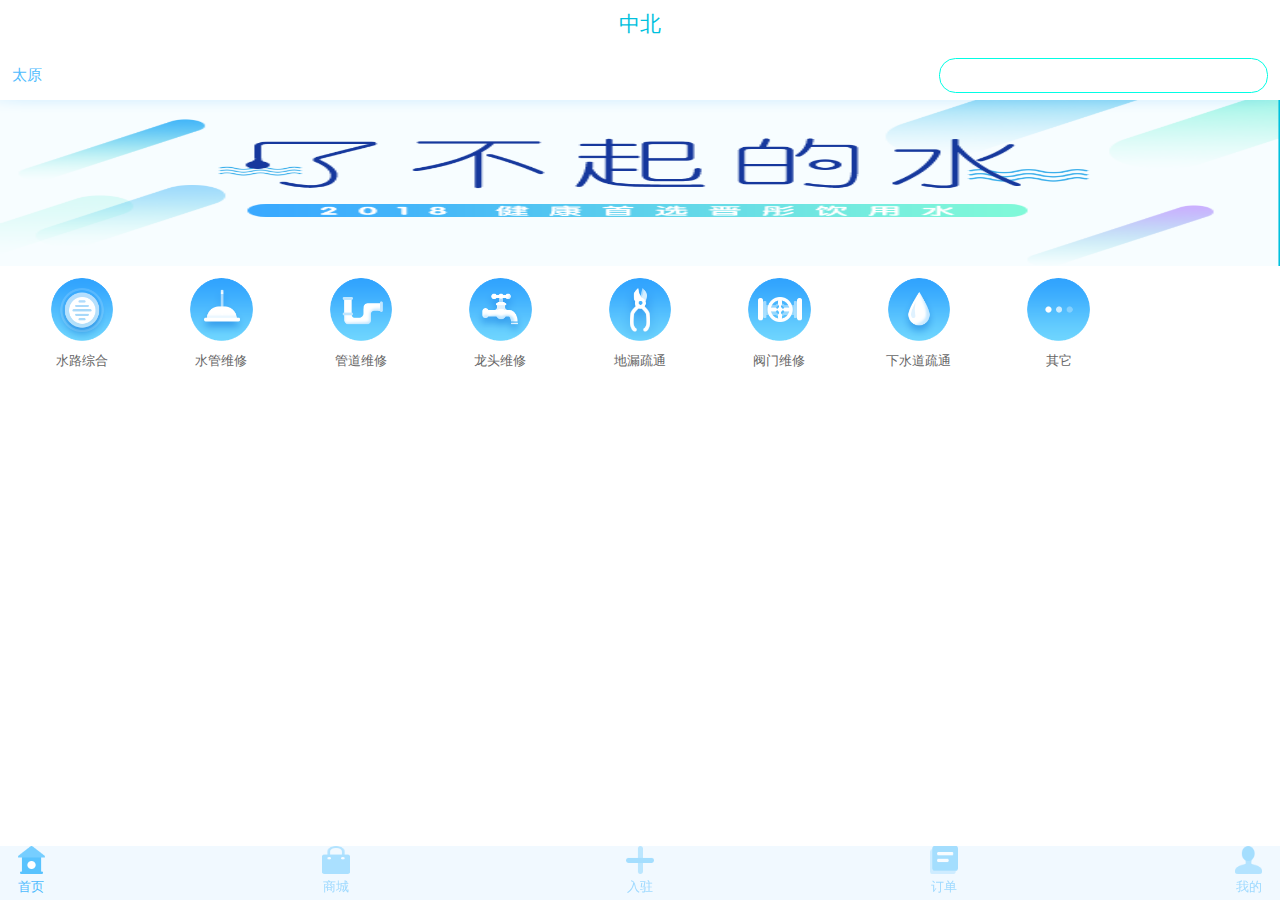
<file: index.html>
<!DOCTYPE html>
<html lang="en">
<head>
    <title>首页</title>
    <meta charset="UTF-8">
    <meta name="viewport"
          content="width=device-width, user-scalable=no, initial-scale=1.0, maximum-scale=1.0, minimum-scale=1.0">
    <meta http-equiv="X-UA-Compatible" content="ie=edge">
    <meta name="format-detection" content="telephone=no, email=no" />

</head>
<link rel="stylesheet" href="css/index.css">
<link rel="stylesheet" href="//at.alicdn.com/t/font_1194306_k7cjjvzepv8.css">
<body>
    <div class="header">
        中北
    </div>
<div class="search">
    <a href="" class="address"><span>太原</span></a>
    <a href="" class="iconfont icon-xiangxia"></a>
    <a href="" class="edit" type=""></a>
</div>
<div class="banner">
    <a href=""><img src="./waterimg/banner.png" alt=""></a>
</div>
<ul class="catagory">
    <li><a href="list.html"><img src="./waterimg/l1.png" alt=""><p>水路综合</p></a></li>
    <li><a href=""><img src="./waterimg/l2.png" alt=""><p>水管维修</p></a></li>
    <li><a href=""><img src="./waterimg/l3.png" alt=""><p>管道维修</p></a></li>
    <li><a href=""><img src="./waterimg/l4.png" alt=""><p>龙头维修</p></a></li>
    <li><a href=""><img src="./waterimg/l5.png" alt=""><p>地漏疏通</p></a></li>
    <li><a href=""><img src="./waterimg/l6.png" alt=""><p>阀门维修</p></a></li>
    <li><a href=""><img src="./waterimg/l7.png" alt=""><p>下水道疏通</p></a></li>
    <li><a href="service.html"><img src="./waterimg/l8.png" alt=""><p>其它</p></a></li>
    <li></li>
</ul>
<footer>
    <a href="" class="hot">
        <img src="./waterimg/sy.png" alt="">
        首页
    </a>
    <a href="service.html">
        <img src="./waterimg/store.png" alt="">
        商城
    </a>
    <a href="">
        <img src="./waterimg/rz.png" alt="">
        入驻
    </a>
    <a href="">
        <img src="./waterimg/order.png" alt="">
        订单
    </a>
    <a href="">
        <img src="./waterimg/personal.png" alt="">
        我的
    </a>
</footer>
</body>
</html>
</file>
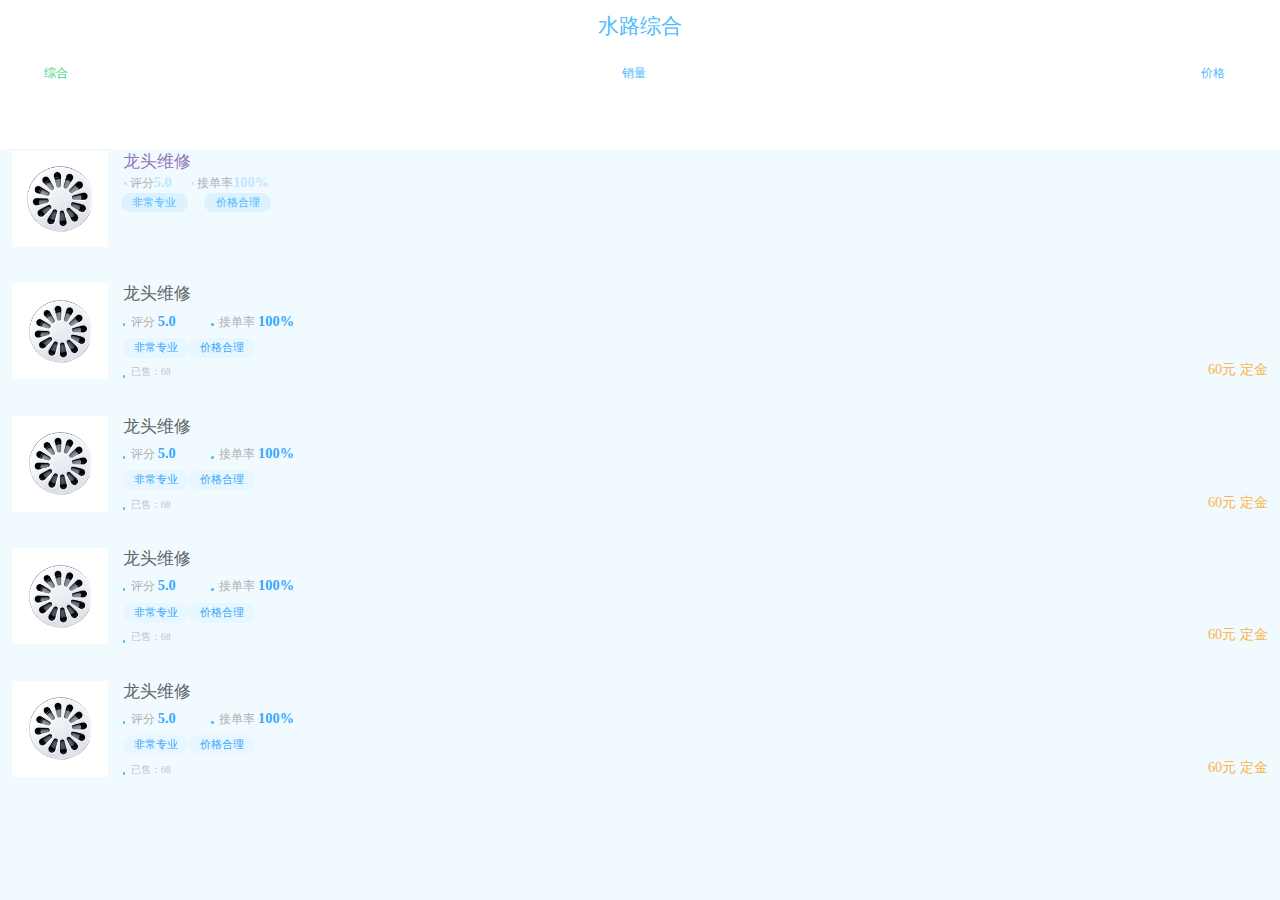
<file: list.html>
<!doctype html>
<html lang="en">
<head>
    <meta charset="UTF-8">
    <meta name="viewport"
          content="width=device-width, user-scalable=no, initial-scale=1.0, maximum-scale=1.0, minimum-scale=1.0">
    <meta http-equiv="X-UA-Compatible" content="ie=edge">
    <link rel="stylesheet" href="./css/base.css">
    <link rel="stylesheet" href="./css/list.css">
    <link rel="stylesheet" href="//at.alicdn.com/t/font_1194306_k7cjjvzepv8.css">
    <title>列表</title>
</head>
<body>
<header>
    <a href="" class="iconfont icon-xiangzuo"></a>
    <span>水路综合</span>
    <a href=""></a>
</header>
<ul class="order">
    <li class="hot">
        综合 <i class="iconfont icon-xiangxia"></i>
    </li>
    <li>
        销量 <i class="iconfont icon-xiangxia"></i>
    </li>
    <li>
        价格<i class="iconfont icon-xiangxia"></i>
    </li>
</ul>

<section class="list">
    <ul class="scroll">
        <li class="listItem">
            <div class="tu">
                <a href="">
                    <img src="./waterimg/图层21.png" alt="">
                </a>
            </div>
            <div class="word">
                <a href="">
                    <p>龙头维修</p>
                    <span>评分<b>5.0</b></span>
                    <span>接单率<b>100%</b></span>

                </a>
                <ol>
                    <li>非常专业</li>
                    <li>价格合理</li>
                </ol>
            </div>
        </li>
        <li class="listItem">
            <a href="">
                <div class="thumb">
                    <img src="./waterimg/图层21.png" alt="">
                </div>
                <div class="info">
                    <p>龙头维修</p>
                    <div class="score">
                        <span>评分 <b>5.0</b></span>
                        <span>接单率 <b>100%</b></span>
                    </div>
                    <div class="tag">
                        <span>非常专业</span>
                        <span>价格合理</span>
                    </div>
                    <div class="total">
                        <span>已售：68</span>
                    </div>
                    <div class="price">60元 定金</div>
                </div>
            </a>
        </li>
        <li class="listItem">
            <a href="">
                <div class="thumb">
                    <img src="./waterimg/图层21.png" alt="">
                </div>
                <div class="info">
                    <p>龙头维修</p>
                    <div class="score">
                        <span>评分 <b>5.0</b></span>
                        <span>接单率 <b>100%</b></span>
                    </div>
                    <div class="tag">
                        <span>非常专业</span>
                        <span>价格合理</span>
                    </div>
                    <div class="total">
                        <span>已售：68</span>
                    </div>
                    <div class="price">60元 定金</div>
                </div>
            </a>
        </li>
        <li class="listItem">
            <a href="">
                <div class="thumb">
                    <img src="./waterimg/图层21.png" alt="">
                </div>
                <div class="info">
                    <p>龙头维修</p>
                    <div class="score">
                        <span>评分 <b>5.0</b></span>
                        <span>接单率 <b>100%</b></span>
                    </div>
                    <div class="tag">
                        <span>非常专业</span>
                        <span>价格合理</span>
                    </div>
                    <div class="total">
                        <span>已售：68</span>
                    </div>
                    <div class="price">60元 定金</div>
                </div>
            </a>
        </li>
        <li class="listItem">
            <a href="">
                <div class="thumb">
                    <img src="./waterimg/图层21.png" alt="">
                </div>
                <div class="info">
                    <p>龙头维修</p>
                    <div class="score">
                        <span>评分 <b>5.0</b></span>
                        <span>接单率 <b>100%</b></span>
                    </div>
                    <div class="tag">
                        <span>非常专业</span>
                        <span>价格合理</span>
                    </div>
                    <div class="total">
                        <span>已售：68</span>
                    </div>
                    <div class="price">60元 定金</div>
                </div>
            </a>
        </li>

    </ul>
</section>
</body>
</html>
</file>
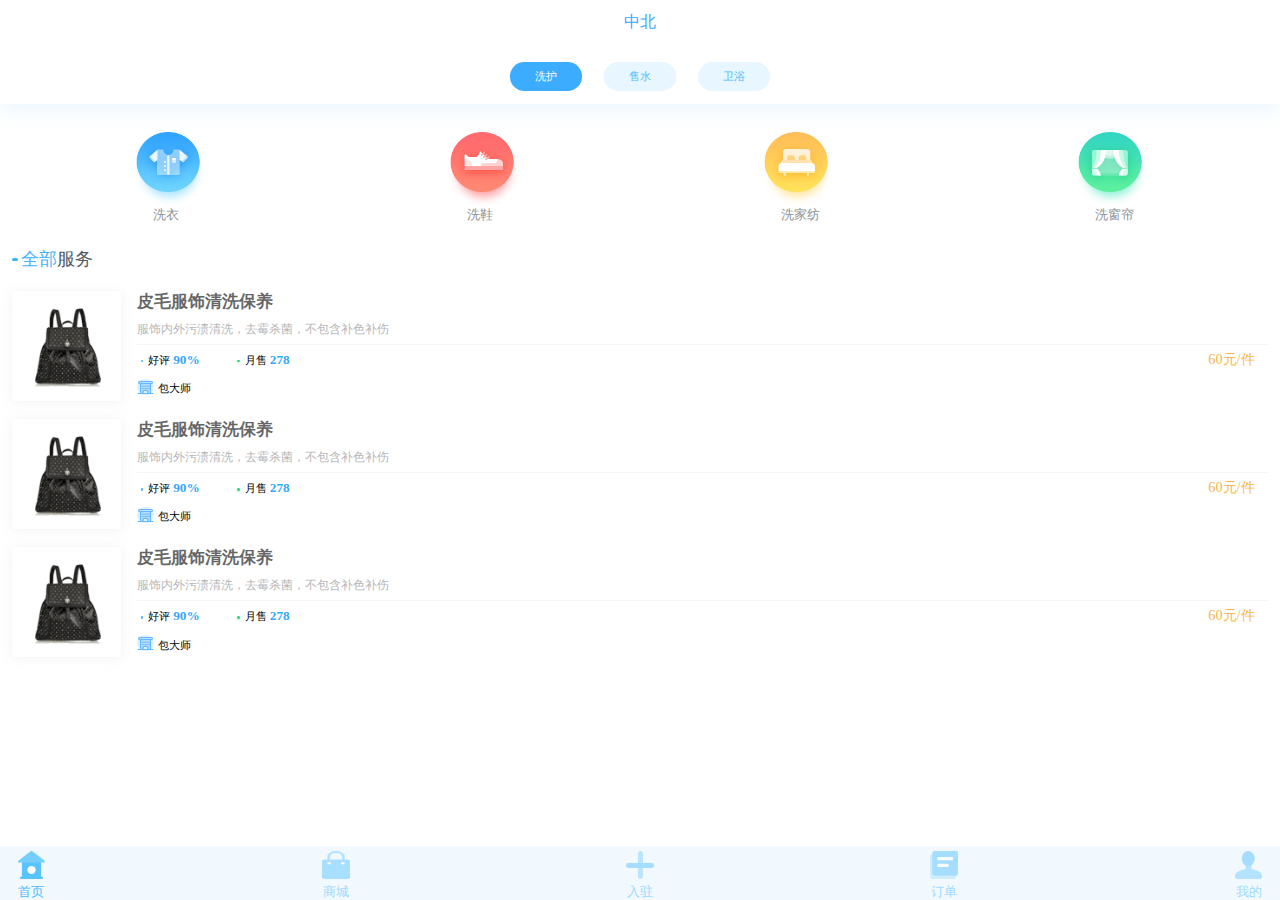
<file: service.html>
<!doctype html>
<html lang="en">
<head>
    <meta charset="UTF-8">
    <meta name="viewport"
          content="width=device-width, user-scalable=no, initial-scale=1.0, maximum-scale=1.0, minimum-scale=1.0">
    <meta http-equiv="X-UA-Compatible" content="ie=edge">
    <title>Document</title>
    <link rel="stylesheet" href="./css/base.css">
    <link rel="stylesheet" href="./css/service.css">
    <link rel="stylesheet" href="//at.alicdn.com/t/font_1194306_83dzfjwtfwk.css">
</head>
<body>
<div class="shadow">
<div class="header">
    <a href="index.html" class="iconfont icon-xiangzuo"></a>
    <span>中北</span>
    <a href=""></a>
</div>
<div class="select">
    <ul class="type">
        <li>洗护</li>
        <li>售水</li>
        <li>卫浴</li>
    </ul>
</div>
</div>
<div class="main">
    <ul>
        <li>
            <a href="">
                <img src="./waterimg/xiyi.png" alt="">
                <p>洗衣</p>
            </a>
        </li>
        <li>
            <a href="">
                <img src="./waterimg/xixie.png" alt="">
                <p>洗鞋</p>
            </a>
        </li>
        <li>
            <a href="">
                <img src="./waterimg/xijiafang.png" alt="">
                <p>洗家纺</p>
            </a>
        </li>
        <li>
            <a href="">
                <img src="./waterimg/xichuanglian.png" alt="">
                <p>洗窗帘</p>
            </a>
        </li>
    </ul>
</div>
<div class="all">
    <span class="type1">&nbsp;&nbsp;全部</span>
    <span class="type2">服务</span>
</div>
<div class="shop">
    <ul>
        <li class="listItem">
            <div class="thumb">
                <a href="shop.html">
                    <img src="./waterimg/bao.png" alt="">
                </a>
            </div>
            <div class="info">
                <a href="shop.html">
                    <h3>皮毛服饰清洗保养</h3>
                    <p>服饰内外污渍清洗，去霉杀菌，不包含补色补伤</p>
                    <span>好评&nbsp;<b>90%</b></span>
                    <span>月售&nbsp;<b>278</b></span>
                    <div class="price">60元/件</div>
                    <div class="shop">
                        <img src="./waterimg/baodashi.png" alt="">
                        <span>包大师</span>
                    </div>
                </a>
            </div>
        </li>
        <li class="listItem">
            <div class="thumb">
                <a href="">
                    <img src="./waterimg/bao.png" alt="">
                </a>
            </div>
            <div class="info">
                <a href="">
                    <h3>皮毛服饰清洗保养</h3>
                    <p>服饰内外污渍清洗，去霉杀菌，不包含补色补伤</p>
                    <span>好评&nbsp;<b>90%</b></span>
                    <span>月售&nbsp;<b>278</b></span>
                    <div class="price">60元/件</div>
                    <div class="shop">
                        <img src="./waterimg/baodashi.png" alt="">
                        <span>包大师</span>
                    </div>
                </a>
            </div>
        </li>
        <li class="listItem">
            <div class="thumb">
                <a href="">
                    <img src="./waterimg/bao.png" alt="">
                </a>
            </div>
            <div class="info">
                <a href="">
                    <h3>皮毛服饰清洗保养</h3>
                    <p>服饰内外污渍清洗，去霉杀菌，不包含补色补伤</p>
                    <span>好评&nbsp;<b>90%</b></span>
                    <span>月售&nbsp;<b>278</b></span>
                    <div class="price">60元/件</div>
                    <div class="shop">
                        <img src="./waterimg/baodashi.png" alt="">
                        <span>包大师</span>
                    </div>
                </a>
            </div>
        </li>
    </ul>
</div>

<footer>
    <a href="index.html" class="hot">
        <img src="./waterimg/sy.png" alt="">
        首页
    </a>
    <a href="service.html">
        <img src="./waterimg/store.png" alt="">
        商城
    </a>
    <a href="">
        <img src="./waterimg/rz.png" alt="">
        入驻
    </a>
    <a href="">
        <img src="./waterimg/order.png" alt="">
        订单
    </a>
    <a href="">
        <img src="./waterimg/personal.png" alt="">
        我的
    </a>
</footer>
</body>
</html>
</file>
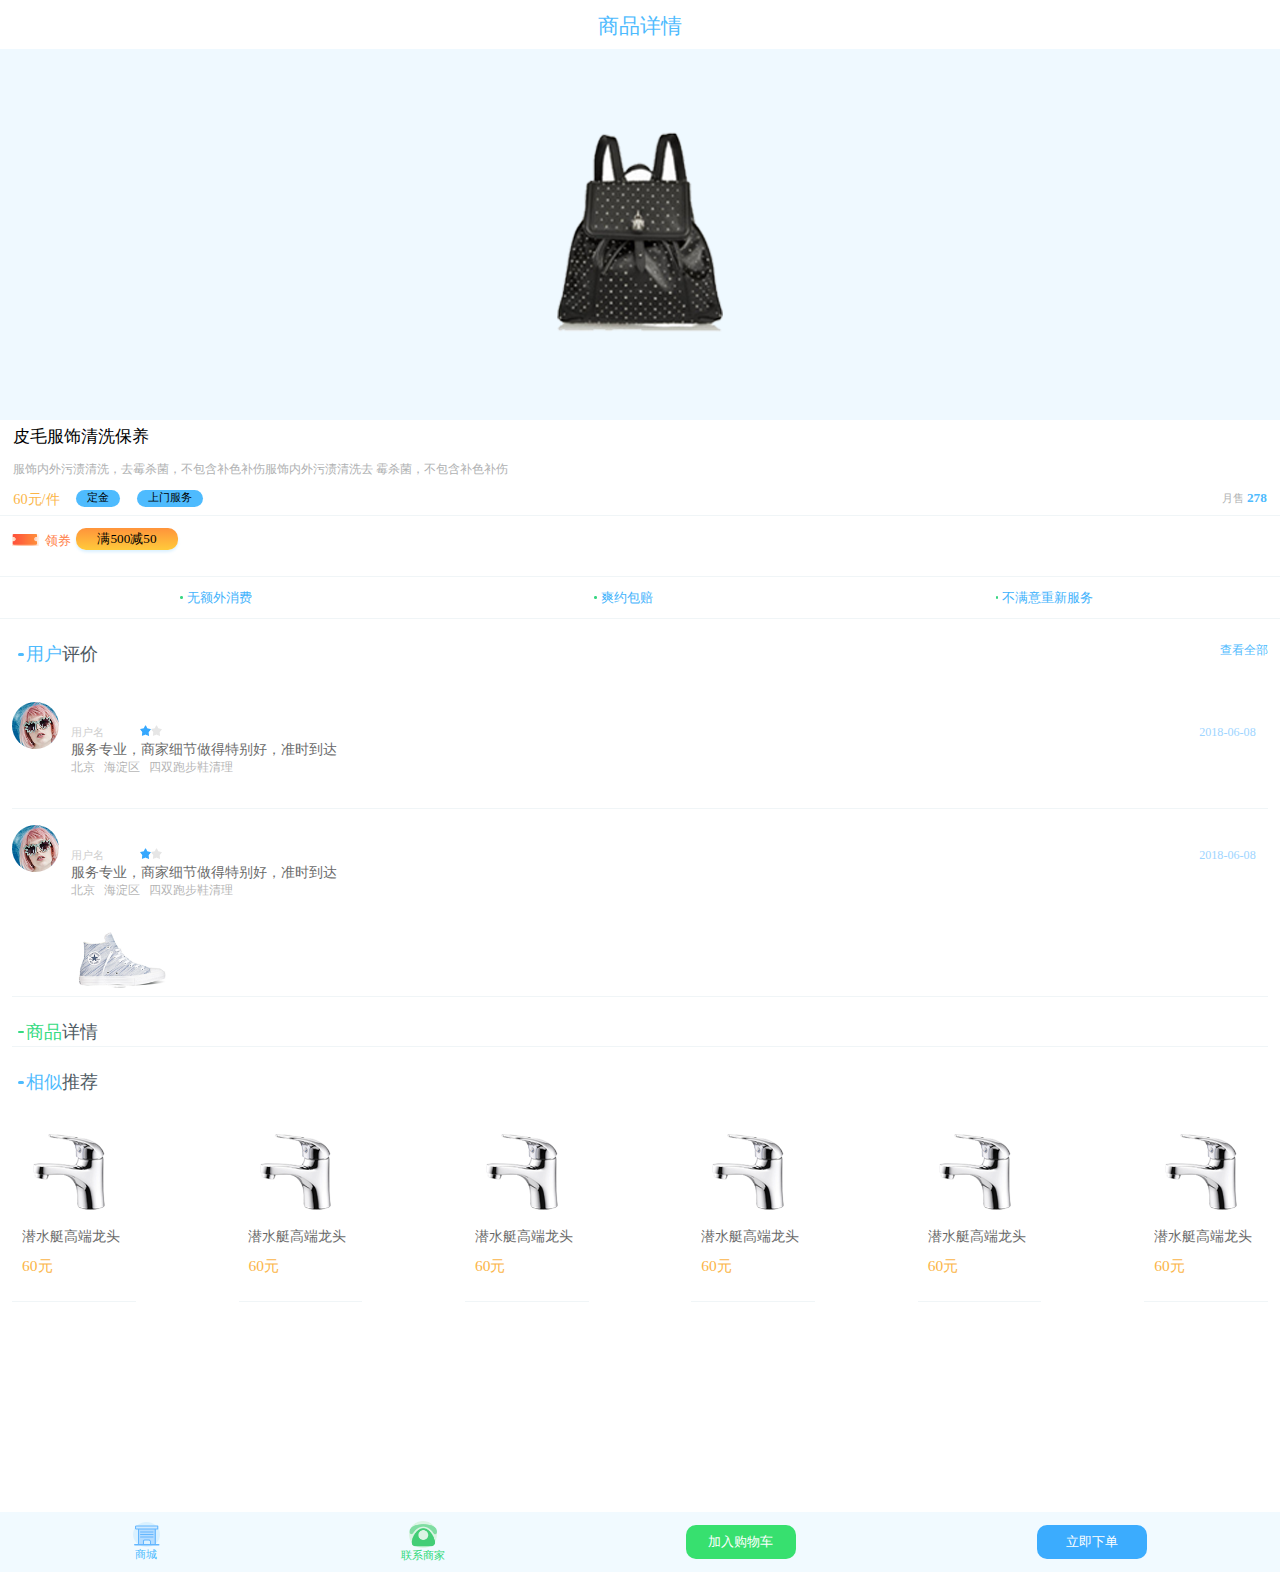
<file: shop.html>
<!doctype html>
<html lang="en">
<head>
    <meta charset="UTF-8">
    <meta name="viewport"
          content="width=device-width, user-scalable=no, initial-scale=1.0, maximum-scale=1.0, minimum-scale=1.0">
    <meta http-equiv="X-UA-Compatible" content="ie=edge">
    <meta name="format-detection" content="telephone=no, email=no"/>
    <title>Document</title>
    <link rel="stylesheet" href="./css/base.css">
    <link rel="stylesheet" href="css/shop.css">
    <link rel="stylesheet" href="//at.alicdn.com/t/font_1194306_k7cjjvzepv8.css">
</head>
<body>
<div class="header">
    <a href="service.html" class="iconfont icon-xiangzuo"></a>
    <span>商品详情</span>
    <a href=""></a>
</div>
<div class="banner">
    <a href="">
        <img src="./waterimg/bao.png" alt="">
    </a>
</div>
<div class="shuoming">
    <span>皮毛服饰清洗保养</span>
    <p>服饰内外污渍清洗，去霉杀菌，不包含补色补伤服饰内外污渍清洗去
        霉杀菌，不包含补色补伤</p>
    <div class="price">
        <div class="dan">60元/件</div>
        <span class="dingjin">定金</span>
        <span fuwu>上门服务</span>
        <div class="num">月售 <b>278</b></div>
    </div>
</div>
<div class="discount">
    <a href=""></a>
    <img src="./waterimg/quan.png" alt="">
    <span class="quan">领券</span>
    <span class="jian">满500减50</span>
    </a>
</div>
<div class="beizhu">
    <span>无额外消费</span>
    <span>爽约包赔</span>
    <span>不满意重新服务</span>
</div>
<div class="evaluate">
    <div class="title">
        <span class="type1">用户</span>
        <span class="type2">评价</span>
        <span class="type3">查看全部</span>
    </div>
    <ul>
        <li>
            <div class="head">
                <img src="./waterimg/head.png" alt="">
            </div>
            <div class="word">
                <div class="top">
                    <span>用户名</span>
                    <span class="star"><img src="./waterimg/star1.png" alt=""><img src="./waterimg/star.png"
                                                                                   alt=""></span>
                    <span class="date">2018-06-08</span>
                </div>
                <div class="mid">
                    <p>服务专业，商家细节做得特别好，准时到达</p>
                </div>
                <div class="address">
                    <p>北京 &nbsp; 海淀区 &nbsp; 四双跑步鞋清理</p>
                </div>
            </div>
        </li>
        <li>
            <div class="head">
                <img src="./waterimg/head.png" alt="">
            </div>
            <div class="word">
                <div class="top">
                    <span>用户名</span>
                    <span class="star"><img src="./waterimg/star1.png" alt=""><img src="./waterimg/star.png"
                                                                                   alt=""></span>
                    <span class="date">2018-06-08</span>
                </div>
                <div class="mid">
                    <p>服务专业，商家细节做得特别好，准时到达</p>
                </div>
                <div class="address">
                    <p>北京 &nbsp; 海淀区 &nbsp; 四双跑步鞋清理</p>
                </div>
                <div class="shoes">
                    <img src="./waterimg/图层3.png" alt="">
                </div>
            </div>
        </li>
    </ul>
    <div class="shop">
        <span class="type1">商品</span>
        <span class="type2">详情</span>
    </div>

    <div class="recommend">
        <div class="titlt">
            <span class="type1">相似</span>
            <span class="type2">推荐</span>
        </div>
        <ul>
            <li>
                <img src="./waterimg/20.png" alt="">
                <p>潜水艇高端龙头</p>
                <span>60元</span>
            </li>
            <li>
                <img src="./waterimg/20.png" alt="">
                <p>潜水艇高端龙头</p>
                <span>60元</span>
            </li>
            <li>
                <img src="./waterimg/20.png" alt="">
                <p>潜水艇高端龙头</p>
                <span>60元</span>
            </li>
            <li>
                <img src="./waterimg/20.png" alt="">
                <p>潜水艇高端龙头</p>
                <span>60元</span>
            </li>
            <li>
                <img src="./waterimg/20.png" alt="">
                <p>潜水艇高端龙头</p>
                <span>60元</span>
            </li>
            <li>
                <img src="./waterimg/20.png" alt="">
                <p>潜水艇高端龙头</p>
                <span>60元</span>
            </li>
        </ul>
    </div>
</div>
<div class="bottom">
    <div class="buy">
        <img src="./waterimg/shangcheng.png" alt="">
        <p>商城</p>
    </div>
    <div class="tel">
        <img src="./waterimg/tel.png" alt="">
        <p>联系商家</p>
    </div>
    <a href="shopping.html">
        <div class="join">
            <span>加入购物车</span>
        </div>
    </a>
    <div class="consume">
        <a href="shopping.html"><span>立即下单</span></a>
    </div>
</div>
</body>
</html>
</file>
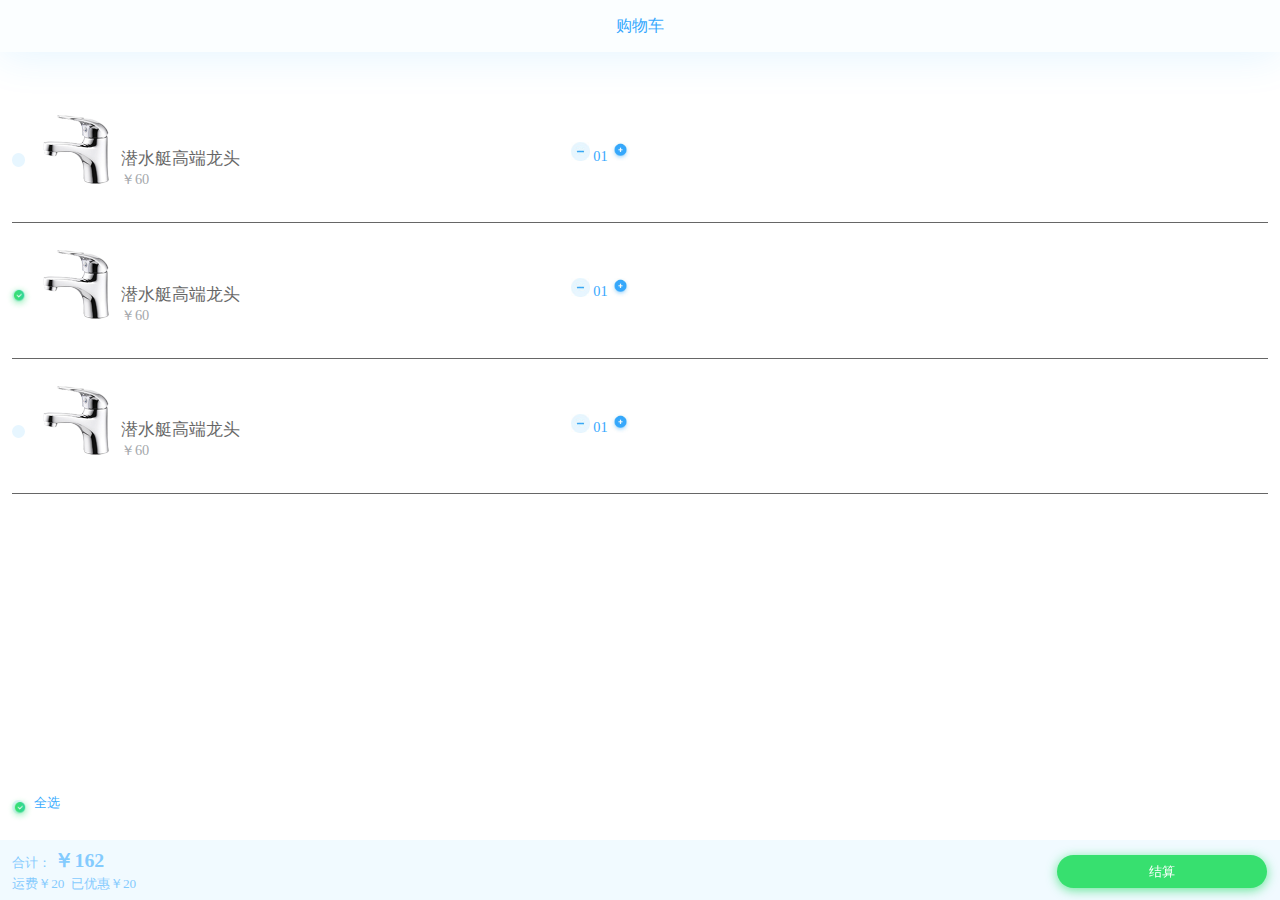
<file: shopping.html>
<!doctype html>
<html lang="en">
<head>
    <head>
        <meta charset="UTF-8">
        <meta name="viewport"
              content="width=device-width, user-scalable=no, initial-scale=1.0, maximum-scale=1.0, minimum-scale=1.0">
        <meta http-equiv="X-UA-Compatible" content="ie=edge">
        <title>shopping</title>
        <link rel="stylesheet" href="./css/base.css">
        <link rel="stylesheet" href="./css/shopping.css">
        <link rel="stylesheet" href="//at.alicdn.com/t/font_1194306_83dzfjwtfwk.css">
    </head>
</head>
<body>
<div class="header">
    <a href="shop.html" class="iconfont icon-xiangzuo"></a>
    <span>购物车</span>
    <a href=""></a>
</div>
<div class="goods">
    <ul>
        <li>
            <div class="tu">
                <img src="./waterimg/20.png" alt="">
            </div>
            <div class="word">
                <p>潜水艇高端龙头</p>
                <span>￥60</span>
            </div>
            <div class="num">
                <img src="./waterimg/jian.jpg" alt="">
                <span>01</span>
                <img src="./waterimg/jia.jpg" alt="">
            </div>
        </li>
        <li>
            <img class="xuanzhong" src="./waterimg/xuanzhong.png" alt="">
            <div class="tu">
                <img src="./waterimg/20.png" alt="">
            </div>
            <div class="word">
                <p>潜水艇高端龙头</p>
                <span>￥60</span>
            </div>
            <div class="num">
                <img src="./waterimg/jian.jpg" alt="">
                <span>01</span>
                <img src="./waterimg/jia.jpg" alt="">
            </div>
        </li>
        <li>
            <div class="tu">
                <img src="./waterimg/20.png" alt="">
            </div>
            <div class="word">
                <p>潜水艇高端龙头</p>
                <span>￥60</span>
            </div>
            <div class="num">
                <img src="./waterimg/jian.jpg" alt="">
                <span>01</span>
                <img src="./waterimg/jia.jpg" alt="">
            </div>
        </li>
    </ul>
</div>
 <div class="all">
     <img src="./waterimg/xuanzhong.png" alt="">
     <span>全选</span>
 </div>
<div class="bottom">
    <div class="money">
        <span class="he">合计： <b>￥162</b></span><br>
        <span>运费￥20&nbsp;&nbsp;已优惠￥20</span>
    </div>
    <div class="button">
        <a href=""><p>结算</p></a>
    </div>
</div>
</body>
</html>
</file>
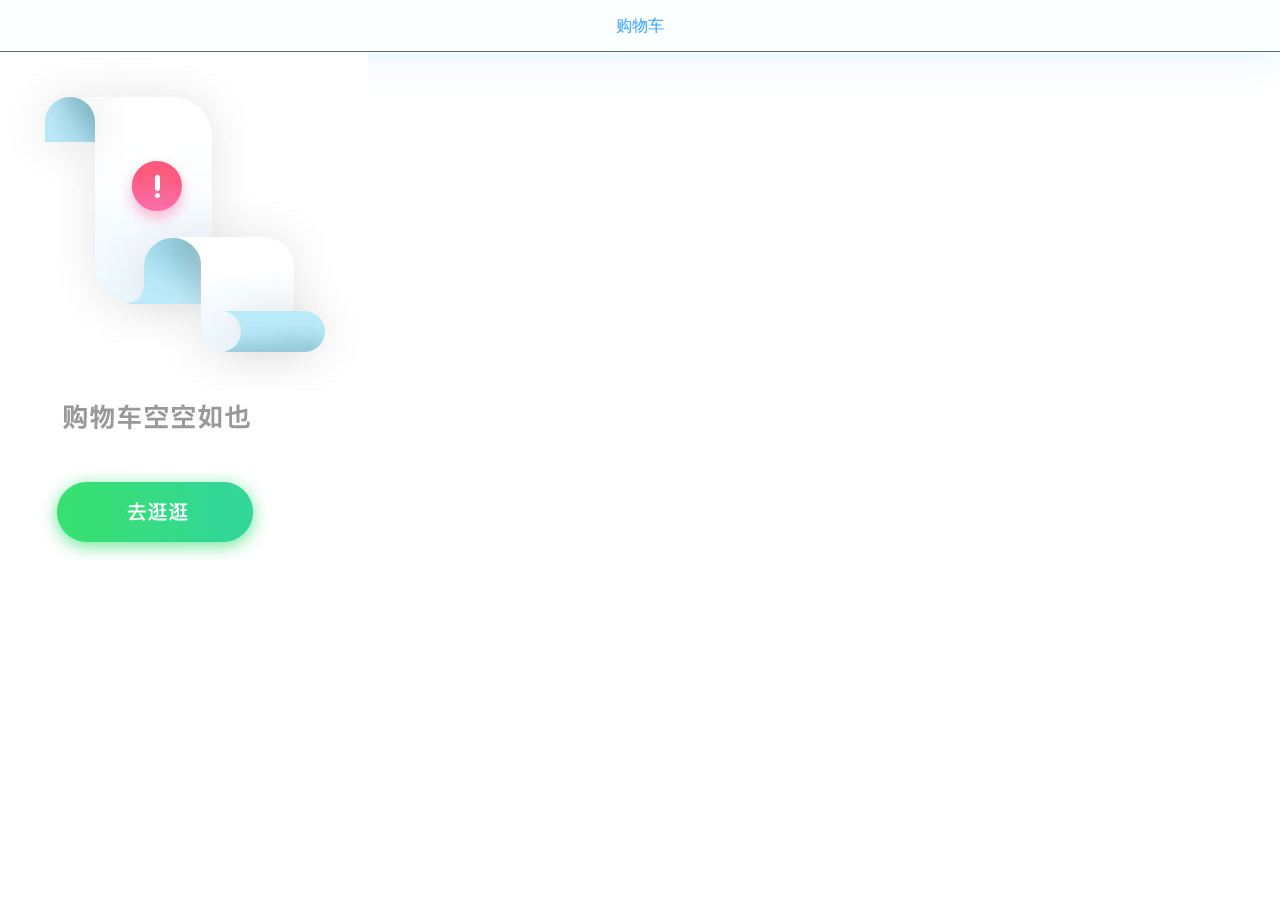
<file: white.html>
<!doctype html>
<html lang="en">
<head>
    <head>
        <meta charset="UTF-8">
        <meta name="viewport"
              content="width=device-width, user-scalable=no, initial-scale=1.0, maximum-scale=1.0, minimum-scale=1.0">
        <meta http-equiv="X-UA-Compatible" content="ie=edge">
        <title>shopping</title>
        <link rel="stylesheet" href="./css/base.css">
        <link rel="stylesheet" href="./css/white.css">
        <link rel="stylesheet" href="//at.alicdn.com/t/font_1194306_83dzfjwtfwk.css">
    </head>
</head>
<body>
<div class="header">
    <a href="" class="iconfont icon-xiangzuo"></a>
    <span>购物车</span>
    <a href=""></a>
</div>
<div class="main">
    <img src="./waterimg/圆角矩形10.jpg" alt="">
</div>
</body>
</html>
</file>
<file: css/index.css>
@import "base.css";
*{
    -webkit-tap-highlight-color: transparent;
    -webkit-appearance: none;
    -webkit-text-size-adjust: 100%;
}
html {
    font-size: 100px;}

body {
    font-size: 16px;
}

@media screen and (min-width: 320px) {
    html {
        font-size: 42.66667px; } }

@media screen and (min-width: 360px) {
    html {
        font-size: 48px; } }

@media screen and (min-width: 375px) {
    html {
        font-size: 50px; } }

@media screen and (min-width: 412px) {
    html {
        font-size: 54.93333px; } }

@media screen and (min-width: 414px) {
    html {
        font-size: 55.2px; } }

.header{
    height: 0.88rem;
    text-align: center;
    font-size: 0.38rem;
    line-height: 0.88rem;
    color: #00c1de;
}
.search{
    padding: 0.17rem 0.22rem;
    height: 0.6rem;
    line-height: 0.6rem;
}
.search .address{
    float: left;
    color: #4ebbfe;
    font-size: 0.28rem;
}
/*.search a{*/
/*    color: #4ebbfe;*/
/*    margin-left: 0.22rem;*/
/*}*/
.search > .iconfont{
    font-size: 0.22rem;
    color: #4ebbfe;
    margin-left: 0.22rem;
}
.search .edit{
    float: right;
    width: 5.93rem;
    height: 0.6rem;
    border: 0.01rem solid #02fde4;
    border-radius: 0.3rem;
}
.banner{
    height: 3rem;
    background: #00c1de;
}
.banner img{
    width: 100%;
    height: 3rem;
}
.catagory{
    padding: 0.22rem;
    height: 6.9rem;
    display: flex;
    flex-wrap: wrap;
    flex-direction: row;
    align-items: center;
    justify-content: space-around;
    /*align-items: center;*/
    align-content: space-between;
}
.catagory li{
    width: 2.35rem;
    height: 1.94rem;
}
.catagory img{
    width: 1.13rem;
    height: 1.13rem;
}
.catagory li p{
    margin-top: 0.2rem;
}
.catagory li  a{
    text-decoration: none;
    color: #666666;
    display: flex;
    align-items: center;
    flex-direction: column;
    font-size: 0.24rem;
}
footer {
    width: 100%;
    height: 0.98rem;
    background: #f1f9ff;
    padding: 0 0.22rem;
    position: fixed;
    left: 0;
    bottom: 0;
    -webkit-box-sizing: border-box;
    box-sizing: border-box;
    display: flex;
    justify-content: space-between;
}
footer >a{
    width: 0.7rem;
    height: 100%;
    text-align: center;
    font-size: 0.24rem;
    opacity: 0.5;
    color: #4ebbfe;
}
footer .hot{
    opacity: 1;
}
footer >a img{
    width: 0.5rem;
    height: 0.5rem;
    display: inline-block;
}
</file>
<file: css/base.css>
*{
    margin: 0;
    padding: 0px;
    list-style: none;
}
html {
    font-size: 100px;}

body {
    font-size: 16px;
}

@media screen and (min-width: 320px) {
    html {
        font-size: 42.66667px; } }

@media screen and (min-width: 360px) {
    html {
        font-size: 48px; } }

@media screen and (min-width: 375px) {
    html {
        font-size: 50px; } }

@media screen and (min-width: 412px) {
    html {
        font-size: 54.93333px; } }

@media screen and (min-width: 414px) {
    html {
        font-size: 55.2px; } }
a{
    text-decoration: none;
}
*{
    -webkit-tap-highlight-color: transparent;
    -webkit-appearance: none;
    -webkit-text-size-adjust: 100%;
}
body{
    background: #ffffff;
}
</file>
<file: css/list.css>
header{
    width: 100%;
    height: 0.88rem;
    padding: 0.22rem;
    box-sizing: border-box;
    display: flex;
    justify-content: space-between;
    font-size: 0.38rem;
    color: #4ebbfe;
}
header >a{
    color: #4ebbfe;
}

.order{
    height: 0.88rem;
    padding: 0 0.8rem;
    display: flex;
    justify-content: space-between;
    line-height: 0.88rem;
    font-size: 0.22rem;
    color: #4ebbfe;
}
.order .hot{
    color: #36d681;
}
.order li > .iconfont{
    font-size: 0.22rem;
    margin-left: 0.2rem;
}
/*order*/

.list{
    width: 100%;
    position: absolute;
    top: 2.7rem;
    bottom: 0;
    padding: 0 0.22rem;
    box-sizing: border-box;
    background: #f0faff;
}
.listItem{
    height: 1.74rem;
    margin-bottom: 0.66rem;
}

.listItem .tu{
    width: 1.74rem;
    height: 100%;
    background: #FFFFFF;
    border-radius: 0.1px;
    display: flex;
    justify-content: center;
    float: left;
}
.listItem .tu >a >img{
    height: 1.19rem;
    margin-top: 0.28rem;
}
.listItem .word{
    width: 5.39rem;
    height: 100%;
    margin-left: 1.74rem;
    background: #f0faff;
}
.listItem .word >a >p{
    font-size: 0.3rem;
    opacity: 0.6;
    margin: 0.03rem 0 0 0.27rem;
}
.word >a span{
    margin-left: 0.39rem;
    font-size: 0.22rem;
    color: #000000;
    opacity: 0.3;
    position: relative;
}
.word >a span::before{
    content: '';
    display: block;
    width: 0.05rem;
    height: 0.05rem;
    border-radius: 50%;
    background: #4ebbfe;
    position: absolute;
    left: -0.1rem;
    top: 0.12rem;
}
.word >a >span >b{
    font-size: 0.26rem;
    color: #4ebbfe;
}
.word ol li{
    display: inline-block;
    width: 1.21rem;
    height: 0.35rem;
    background: rgba(59,171,255,0.1);
    color: #4ebbfe;
    margin-left: 0.23rem;
    border-radius: 0.18rem;
    font-size: 0.2rem;
    text-align: center;
    line-height: 0.35rem;
}
.listItem >a{
    width: 100%;
    height: 100%;
    display: flex;
}
.thumb{
    width: 1.74rem;
    height: 1.74rem;
    padding: 0.3rem;
    box-sizing: border-box;
    background: #FFFFFF;

}
.thumb img{
    width: 100%;
    height: 100%;
}
.info{
    flex-grow: 1;
    padding-left: 0.26rem;
    display: flex;
    flex-direction: column;
    justify-content: space-between;
}
.info p{
    font-size: 0.3rem;
    color: #646666;
}
.info .score{
    font-size: 0.22rem;
    color: #afb1b2;
}
.info .score span{
    margin-right: 0.58rem;
}
.info .score b{
    font-size: 0.26rem;
    color: #36a8fe;
}
.tag  span{
    display: block;
    width: 1.2rem;
    height: 0.36rem;
    background: #e7f6ff;
    font-size: 0.2rem;
    color: #36a8fe;
    border-radius: 0.18rem;
    float: left;
    text-align: center;
    line-height: 0.36rem;
}
.total{
    font-size: 0.18rem;
    color: #c2c4c5;
}
.total span{
    padding-left: 0.15rem;
    position: relative;
}
.total span::before{
    content: '';
    display: block;
    width: 0.05rem;
    height: 0.05rem;
    border-radius: 50%;
    background: #4ebbfe;
    position: absolute;
    left: 0rem;
    top: 0.16rem;
}
.info .score span{
    position: relative;
    padding-left: 0.15rem;

}
.info .score span::before{
    content: '';
    display: block;
    width: 0.05rem;
    height: 0.05rem;
    border-radius: 50%;
    background: #4ebbfe;
    position: absolute;
    left: 0rem;
    top: 0.16rem;
}
.listItem a{
    position: relative;
}
.price{
    font-size: 0.26rem;
    color: #fbb548;
    position: absolute;
    right: 0;
    bottom: 0;
}
</file>
<file: css/service.css>
.header {
    display: flex;
    justify-content: space-between;
    color: #36a8fe;
    padding: 0.22rem 0.22rem 0 0.22rem;
    box-sizing: border-box;
}

.header a {
    color: #36a8fe
}

.select .type {
    padding: 0.52rem 0 0.25rem;
    display: flex;
    flex-wrap: wrap;
    justify-content: center;
}

.select .type li {
    width: 1.3rem;
    height: 0.52rem;
    background: #3bacfe;
    border-radius: 0.26rem;
    text-align: center;
    font-size: 0.2rem;
    line-height: 0.52rem;
    color: #FFFFFF;
    margin: 0 0.2rem;
}

.select .type li:nth-child(2), .type li:nth-child(3) {
    background: #e7f6ff;
    color: #4ebbfe;
}

.shadow{
    box-shadow: 0 0.03rem 0.43rem 0 rgba(41, 167, 255, 0.13);
}
.main ul {
    padding: 0 0.22rem;
    margin-top: 0.5rem;
    display: flex;
    flex-wrap: wrap;
    justify-content: space-around;
}

.main ul li {
    width: 1.38rem;
    height: 1.66rem;
    position: relative;
}

.main ul li img {
    width: 1.4rem;
    height: 1.4rem;
}

.main ul li p {
    font-size: 0.24rem;
    text-align: center;
    position: absolute;
    bottom: 0;
    left: 0.4rem;
    color: #8e9397;
}

.all {
    padding: 0 0.22rem;
    height: 0.9rem;
}

.all span {
    display: block;
    font-size: 0.32rem;
    color: #41b2fc;
    margin-top: 0.42rem;
    float: left;
    position: relative;
}

.all .type1:before {
    content: '';
    display: block;
    width: 0.1rem;
    height: 0.05rem;
    border-radius: 0.05rem;
    background: #41b2fc;
    position: absolute;
    left: 0rem;
    top: 0.2rem;
}

.all .type2 {
    color: #4f5b64;
}

.listItem {
    width: 100%;
    height: 2rem;
    padding: 0 0.22rem;
    box-sizing: border-box;
    display: flex;
    margin-top: 0.32rem;
}

.thumb {
    background: #ffffff;
    rgba(223, 223, 223, 0.43);
    box-shadow: 0 0.01rem 0.21rem 0 rgba(223, 223, 223, 0.43);
}

.listItem .thumb a img {
    width: 1.2rem;
    height: 1.44rem;
    padding: 0.31rem 0.36rem 0.22rem 0.41rem;
}

.info {
    flex-grow: 1;
    margin-left: 0.3rem;
    display: flex;
    flex-direction: column;
    flex-wrap: wrap;
}
.info h3{
    font-size: 0.3rem;
    color: #000000;
    opacity: 0.6;
}
.info p{
    font-size: 0.22rem;
    color: #000000;
    opacity: 0.3;
    margin-top: 0.15rem;
    border-bottom: 0.01rem solid #d8dfe3;
    margin-bottom: 0.1rem;
    padding-bottom: 0.1rem;
}
.info > a > span:before{
    content: '';
    display: block;
    width: 0.05rem;
    height: 0.05rem;
    background-color: #44b5ff;
    border-radius: 50%;
    position: absolute;
    left: -0.14rem;
    top: 0.1rem;
}
.info > a > span:nth-child(4)::before{
    background: #36d681;
    box-shadow: 0 0.02rem 0.05rem 0 rgba(54, 214, 129, 0.43);
}
.info span{
    font-size: 0.2rem;
    color: #000000;
    /*opacity: 0.3;*/
    margin-right: 0.55rem;
    margin-left: 0.2rem;
    position: relative;
}
.info span b{
    font-size: 0.24rem;
    color: #36a8fe;
}
.info .price{
    width: 1.08rem;
    height: 0.25rem;
    font-size: 0.26rem;
    color: #fbb548;
    float: right;
}
.info .shop img{
    width: 0.3rem;
    height: 0.3rem;
    margin-top: 0.19rem;
    float: left;
}
.info .shop span{
    display: block;
    float: left;
    margin-left: 0.08rem;
    margin-top: 0.24rem;
}

footer {
    width: 100%;
    height: 0.98rem;
    background: #f1f9ff;
    padding: 0.1rem 0.22rem 0;
    position: fixed;
    left: 0;
    bottom: 0;
    -webkit-box-sizing: border-box;
    box-sizing: border-box;
    display: flex;
    justify-content: space-between;
}

footer > a {
    width: 0.7rem;
    height: 100%;
    text-align: center;
    font-size: 0.24rem;
    opacity: 0.5;
    color: #4ebbfe;
}

footer .hot {
    opacity: 1;
}

footer > a img {
    width: 0.5rem;
    height: 0.5rem;
    display: inline-block;
}
</file>
<file: css/shop.css>
.header{
    width: 100%;
    height: 0.88rem;
    display: flex;
    justify-content: space-between;
    padding: 0.22rem;
    box-sizing: border-box;
    font-size: 0.38rem;
    color: #4ebbfe;
}
.header >a{
    color: #4ebbfe;
}
.banner{
    width: 100%;
    height: 6.73rem;
    background: #eff9ff;
    display: flex;
    justify-content: space-around;
    align-items: center;
}
.banner a >img{
    width: 3.01rem;
    height: 3.62rem;
}
.shuoming{
    height: 1.74rem;
    padding: 0 0.24rem;
    box-sizing: border-box;
    display: flex;
    flex-direction: column;
    justify-content: space-around;
    border-bottom: 0.01rem solid #f0f5f7;

}
.shuoming >span{
    color: #000000;
    font-size: 0.3rem;
}
.shuoming >p{
    font-size: 0.22rem;
    color: #afb1b2;
    display: -webkit-box;
    -webkit-box-orient: vertical;
    -webkit-line-clamp: 2;
    overflow: hidden;
    text-overflow: ellipsis;
    line-height: 1.5;
}
.price .dan{
    float: left;
    font-size: 0.26rem;
    color: #fbb548;
}
.price span {
    display: block;
    height: 0.3rem;
    background: #4ebbfe;
    margin-left: 0.3rem;
    float: left;
    font-size: 0.2rem;
    border-radius: 0.18rem;
    padding: 0rem 0.2rem;
}
.price .num{
    float: right;
    font-size: 0.2rem;
    color: #afb1b2;
}
.price .num b{
    font-size: 0.24rem;color: #4ebbfe;
}
.discount{
    height: 1.1rem;
    padding:0 0.22rem;
    box-sizing: border-box;
    border-bottom: 0.01rem solid #f0f5f7;
}
.discount img{
    width: 0.49rem;
    height: 0.23rem;
    margin-top: 0.32rem;
    float: left;
    margin-right: 0.1rem;
}
.discount span{
    margin-right: 0.1rem;
}
.discount .quan{
    margin-top: 0.29rem;
    font-size: 0.24rem;
    color: #ff844e;
    float: left;
}
.discount .jian{
    margin-top: 0.22rem;
    display: block;
    width: 1.84rem;
    height: 0.4rem;
    border-radius: 0.18rem;
    background-image: linear-gradient(0deg,#ffca3b,#ff933b);
    box-shadow: 0px 2px 3px 0px rgba(68, 181, 255, 0.2);
    float: left;
    font-size: 0.24rem;
    text-align: center;
    line-height: 0.4rem;
}
.beizhu{
    height: 0.75rem;
    padding: 0 0.22rem;
    border-bottom: 0.01rem solid #f0f5f7;
    display: flex;
    justify-content: space-around;
    align-items: center;
}
.beizhu span{
    font-size: 0.24rem;
    color: #41b2fc;
    position: relative;
}
.beizhu span::before{
    content: '';
    display: block;
    width: 0.05rem;
    height: 0.05rem;
    background: #36d681;
    border-radius: 50%;
    position: absolute;
    left: -0.12rem;
    top: 0.14rem;
}


.evaluate{
    padding: 0 0.22rem;
}
.evaluate .title{
    height: 1.2rem;
}
.evaluate  span{
    display: block;
    font-size: 0.32rem;
    color: #4ebbfe;
    margin-top: 0.42rem;
    float: left;
}
.evaluate .type1{
    position: relative;
    margin-left: 0.25rem;
}
.evaluate .type1:before{
    content: '';
    display: block;
    width: 0.1rem;
    height: 0.05rem;
    border-radius: 0.05rem;
    background: #4ebbfe;
    position: absolute;
    left: -0.14rem;
    top: 0.2rem;
}
.evaluate .type2{
    color: #4f5b64;
}
.evaluate .type3{
    float: right;
    font-size: 0.22rem;
}
.evaluate ul li{
    height: auto;
    display: flex;
    border-bottom: 0.01rem solid #f0f5f7;
    margin-top: 0.3rem;
}
.evaluate ul li .head{
    width: 0.85rem;
    height: 100%;
}
.evaluate ul li .head img{
    width: 0.85rem;
    height: 0.85rem;
    border-radius: 50%;
}
.word{
    display: flex;
    flex-direction: column;
    flex-grow: 1;
    padding: 0 0.22rem;
    box-sizing: border-box;
}
.top span{
    display: block;
    font-size: 0.2rem;
    color: #cfcfcf;;
    float: left;
}
.top .star{
    margin-left: 0.64rem;
}
.top img{
    width: 0.2rem;
    height: 0.19rem;

}
.top .date{
    font-size: 0.22rem;
    color: #9ed5ff;
    float: right;
}
.mid{
    font-size: 0.26rem;
    color: #000000;
    opacity: 0.6;
}
.address p{
    font-size: 0.22rem;
    color: #000000;
    opacity: 0.3;
    margin-bottom: 0.57rem;

}
.shoes img{
    width: 1.8rem;
    height: 1.1rem;
}
.shop{
    height: 0.9rem;
    border-bottom: 0.01rem solid #f0f5f7;
}
.shop span{
     display: block;
     font-size: 0.32rem;
     color: #35db82;
     margin-top: 0.42rem;
     float: left;
 }
.shop .type1:before{
    content: '';
    display: block;
    width: 0.1rem;
    height: 0.05rem;
    border-radius: 0.05rem;
    background: #35db82;
    position: absolute;
    left: -0.14rem;
    top: 0.2rem;
}
.shop .type2{
    color: #4f5b64;
}

.recommend{
    width: 100%;
    height:auto;
    padding-bottom: 1.1rem;
}
.title{
     width: 100%;
     height: 0.85rem;
 }
.recommend ul{
    width: 100%;
    height: 6.46rem;
    display: flex;
    flex-wrap: wrap;
    justify-content: space-between;
}
.recommend ul li{
    width: 1.88rem;
    height: 3rem;
    padding: 0.22rem 0.18rem;
    display: flex;
    flex-direction: column;
}
.recommend ul li img{
    width: 1.3rem;
    height: 1.38rem;
    display: block;
    margin-top: 0.2rem;
    margin-left: 0.2rem;
}
.recommend ul li p{
    font-size: 0.26rem;
    color: #000000;
    opacity: 0.6;
    margin-top: 0.3rem;
}
.recommend ul li > span{
    margin-top: 0.19rem;
    font-size: 0.28rem;
    color: #fbb548;
}



.bottom{
    height: 1.1rem;
    width: 100%;
    padding: 0.15rem 0.22rem;
    background: #f1faff;
    display: flex;
    justify-content: space-around;
    box-sizing: border-box;
    align-items: center;
}
.bottom >div{
    display: flex;
    flex-direction: column;
    justify-content: center;
    align-items: center;
}
.bottom .buy img{
    width: 0.5rem;
    height: 0.46rem;
}
.bottom .tel img{
    width: 0.5rem;
    height: 0.5rem;
}
.bottom .buy p{
    color: #4ebbfe;
    font-size: 0.2rem;
}
.bottom .tel p{
    color: #2ed977;
    font-size: 0.2rem;
}
.bottom .join span{
     display: block;
     width: 2rem;
     height: 0.6rem;
     background: #37e06f;
     border-radius: 0.18rem;
     text-align: center;
     font-size: 0.24rem;
     line-height: 0.6rem;
     color: #ffffff;
 }
.bottom .consume span {
    display: block;
    width: 2rem;
    height: 0.6rem;
    background: #3bacfe;
    border-radius: 0.18rem;
    text-align: center;
    font-size: 0.24rem;
    line-height: 0.6rem;
    color: #ffffff;
}
</file>
<file: css/shopping.css>
.header{
    display: flex;
    width: 100%;
    height: 0.94rem;
    line-height: 0.94rem;
    justify-content: space-between;
    color: #36a8fe;
    padding: 0 0.22rem;
    box-sizing: border-box;
    box-shadow: 0px 3px 43px 0px rgba(41, 167, 255, 0.13);
    background-color: #fbfeff;
}
.header a{
    color: #36a8fe
}
.goods ul{
    padding: 0 0.22rem;
    margin-top: 1.14rem;
}
.goods ul li{
    height: 1.94rem;
    display: flex;
    margin-bottom: 0.5rem;
    border-bottom: 0.01rem solid rgba(0,0,0,0.6);
    position: relative;

}

.goods ul li .tu::before{
    content: '';
    display: block;
    width: 0.24rem;
    height: 0.24rem;
    border-radius: 50%;
    background: #e7f6ff;
    position: absolute;
    top: 0.7rem;
}
.goods ul li .xuanzhong{
    width: 0.48rem;
    height: 0.48rem;
    position: absolute;
    left: -0.12rem;
    top: 0.6rem;
    z-index: 100;
}
.goods ul li .tu img{
    width: 1.19rem;
    height: 1.25rem;
    margin-left: 0.56rem;
    margin-top: 0rem;
}
.goods li .word{
    flex-grow: 1;
    padding: 0 0.22rem;
    box-sizing: border-box;
    display: flex;
    flex-direction: column;
    justify-content: center;
}
.goods li .word p{
    font-size: 0.3rem;
    color: #000000;
    opacity: 0.6;
}
.goods li .word span{
    font-size: 0.26rem;
    color: #a4a8ac;
}
.goods li .num{
    flex-grow: 2;
    font-size: 0.26rem;
    color: #36a8fe;
}
.goods li .num img{
    width: 0.34rem;
    height: 0.34rem;
    margin-top: 0.5rem;
}

.all{
    padding: 0 0.22rem;
    position: absolute;
    bottom: 1.6rem;
}
.all img{
    width: 0.48rem;
    height: 0.48rem;
    position: absolute;
    left: 0.12rem;
    top: 0.06rem;
    z-index: 100;
}
.all span{
    color: #3bacfe;
    font-size: 0.24rem;
    margin-left: 0.4rem;
}
.all span::before{
    content: '';
    display: block;
    width: 0.24rem;
    height: 0.24rem;
    border-radius: 50%;
    background: #e7f6ff;
    position: absolute;
    top: 0.14rem;
}

.bottom{
    width: 100%;
    height: 1.08rem;
    padding: 0.12rem 0.22rem;
    box-sizing: border-box;
    position: fixed;
    bottom: 0;
    background: #f1faff;
}
.bottom .money span{
    font-size: 0.24rem;
    color: #3bacfe;
    opacity: 0.6;;
}
.bottom .money span b{
    font-size: 0.36rem;
}
.bottom .button{
    width: 3.8rem;
    height: 0.6rem;
    background: #37e06f;
    box-shadow: 0 0.04rem 0.2rem 0 rgba(55, 223, 116, 0.75);
    border-radius: 30px;
    position: absolute;
    right: 0.24rem;
    top: 0.26rem;
}
.bottom a p{
    text-align: center;
    font-size: 0.24rem;
    line-height: 0.6rem;
    color: #FFFFFF;
}
</file>
<file: css/white.css>
.header{
    display: flex;
    width: 100%;
    height: 0.94rem;
    line-height: 0.94rem;
    justify-content: space-between;
    color: #36a8fe;
    padding: 0 0.22rem;
    box-sizing: border-box;
    border-bottom: 0.01rem solid rgba(0,0,0,0.6);
    box-shadow: 0px 3px 43px 0px rgba(41, 167, 255, 0.13);
    background-color: #fbfeff;
}
.header a{
    color: #36a8fe
}
</file>
